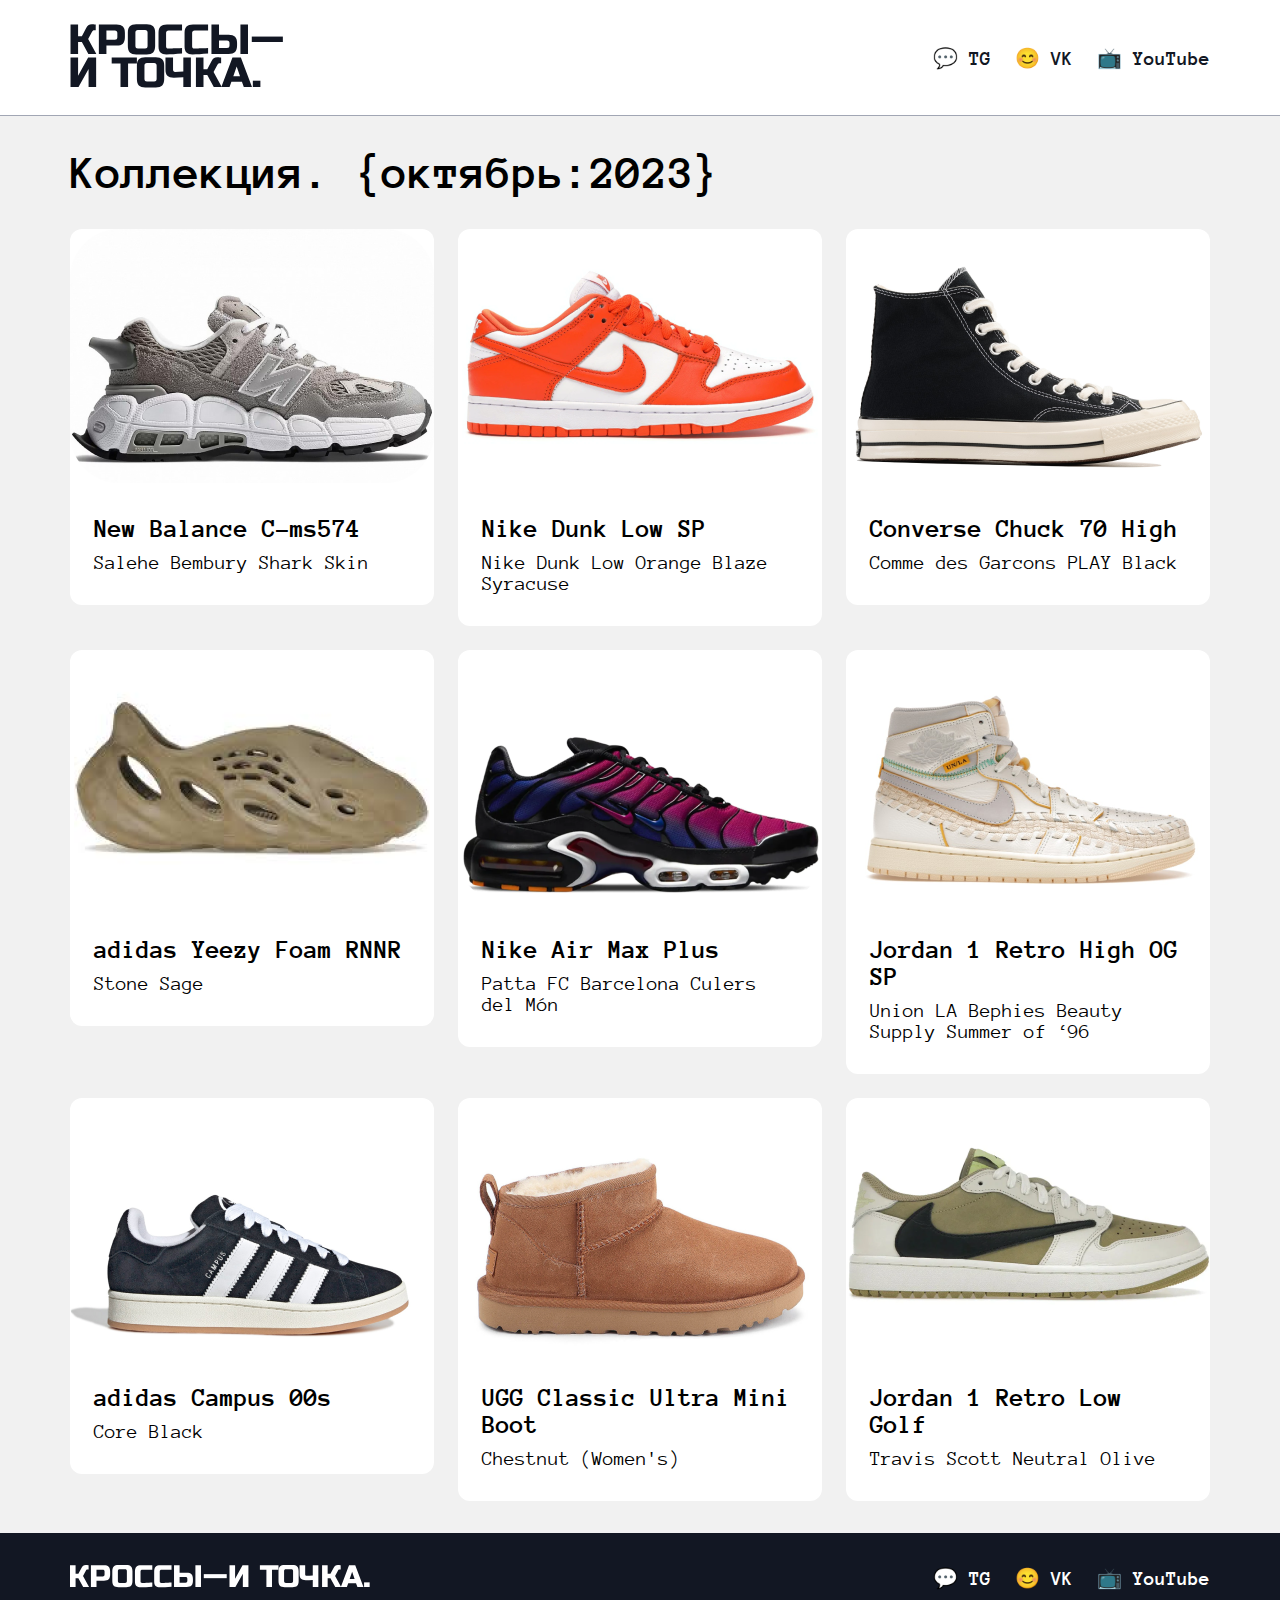
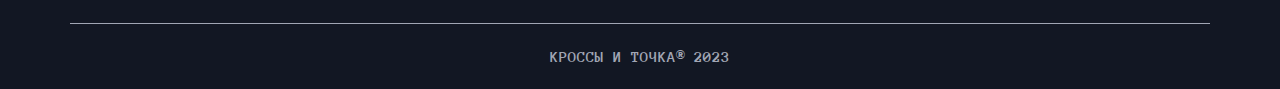
<file: index.html>
<!DOCTYPE html>
<html lang="en">
<head>
    <meta charset="UTF-8">
    <meta name="viewport" content="width=device-width, initial-scale=1.0">
    <title>Кроссы и точка</title>
    <link href="./style.css" rel="stylesheet" />
</head>
<body>
    <main>
        <header>
            <div class="header-container">
                <a href="#" class="logo-link">
                    <img alt="Кроссы и точка" src="./images/logo.svg" />
                </a>
                <nav>
                    <ul class="nav-list">
                        <li class="nav-item">
                            <a href="#" class="nav-link">💬 TG</a>
                        </li>
                        <li class="nav-item">
                            <a href="#" class="nav-link">😊 VK</a>
                        </li>
                        <li class="nav-item">
                            <a href="#" class="nav-link">📺 YouTube</a>
                        </li>
                    </ul>
                </nav>
            </div>
        </header>

        <div class="content">
            <h1>Коллекция. {октябрь:2023}</h1>
            <div class="sneakers">
                <a href="cross1.html" class="sneaker">
                    <img alt="New Balance C-ms574" src="./images/1.png" class="sneaker-image" />
                    <div class="sneaker-info">
                        <h3>New Balance C-ms574</h3>
                        <p>Salehe Bembury Shark Skin</p>
                    </div>
                </a>
                <a href="cross2.html" class="sneaker">
                    <img alt="JNike Dunk Low SP" src="./images/2.png" class="sneaker-image" />
                    <div class="sneaker-info">
                        <h3>Nike Dunk Low SP</h3>
                        <p>Nike Dunk Low Orange Blaze Syracuse</p>
                    </div>
                </a>
                <a href="cross3.html" class="sneaker">
                    <img alt="Converse Chuck 70 High" src="./images/3.png" class="sneaker-image" />
                    <div class="sneaker-info">
                        <h3>Converse Chuck 70 High</h3>
                        <p>Comme des Garcons PLAY Black</p>
                    </div>
                </a>
                <a class="sneaker">
                    <img alt="adidas Yeezy Foam RNNR" src="./images/4.png" class="sneaker-image" />
                    <div class="sneaker-info">
                        <h3>adidas Yeezy Foam RNNR</h3>
                        <p>Stone Sage</p>
                    </div>
                </a>
                <a class="sneaker">
                    <img alt="Nike Air Max Plus" src="./images/5.png" class="sneaker-image" />
                    <div class="sneaker-info">
                        <h3>Nike Air Max Plus</h3>
                        <p>Patta FC Barcelona Culers del Món</p>
                    </div>
                </a>
                <a class="sneaker">
                    <img alt="Jordan 1 Retro High OG SP" src="./images/6.png" class="sneaker-image" />
                    <div class="sneaker-info">
                        <h3>Jordan 1 Retro High OG SP</h3>
                        <p>Union LA Bephies Beauty Supply Summer of ‘96</p>
                    </div>
                </a>
                <a class="sneaker">
                    <img alt="adidas Campus 00s" src="./images/7.png" class="sneaker-image" />
                    <div class="sneaker-info">
                        <h3>adidas Campus 00s</h3>
                        <p>Core Black</p>
                    </div>
                </a>
                <a class="sneaker">
                    <img alt="UGG Classic Ultra Mini Boot" src="./images/8.png" class="sneaker-image" />
                    <div class="sneaker-info">
                        <h3>UGG Classic Ultra Mini Boot</h3>
                        <p>Chestnut (Women's)</p>
                    </div>
                </a>
                <a class="sneaker">
                    <img alt="Jordan 1 Retro Low Golf" src="./images/9.png" class="sneaker-image" />
                    <div class="sneaker-info">
                        <h3>Jordan 1 Retro Low Golf</h3>
                        <p>Travis Scott Neutral Olive</p>
                    </div>
                </a>
            </div>
        </div>

        <footer>
            <div class="footer-content">
                <a class="footer__logo-link" href="#">
                    <img alt="Кроссы и точка" src="./images/logo_footer.svg" class="footer__logo-image" />
                </a>
                <nav>
                    <ul class="nav-list">
                        <li class="nav-item">
                            <a href="#" class="nav-link">💬 TG</a>
                        </li>
                        <li class="nav-item">
                            <a href="#" class="nav-link">😊 VK</a>
                        </li>
                        <li class="nav-item">
                            <a href="#" class="nav-link">📺 YouTube</a>
                        </li>
                    </ul>
                </nav>
            </div>
            <div class="copyright">
                <p class="copyright-text">КРОССЫ И ТОЧКА® 2023</p>
            </div>
        </footer>
    </main> 
</body>
</html>
</file>
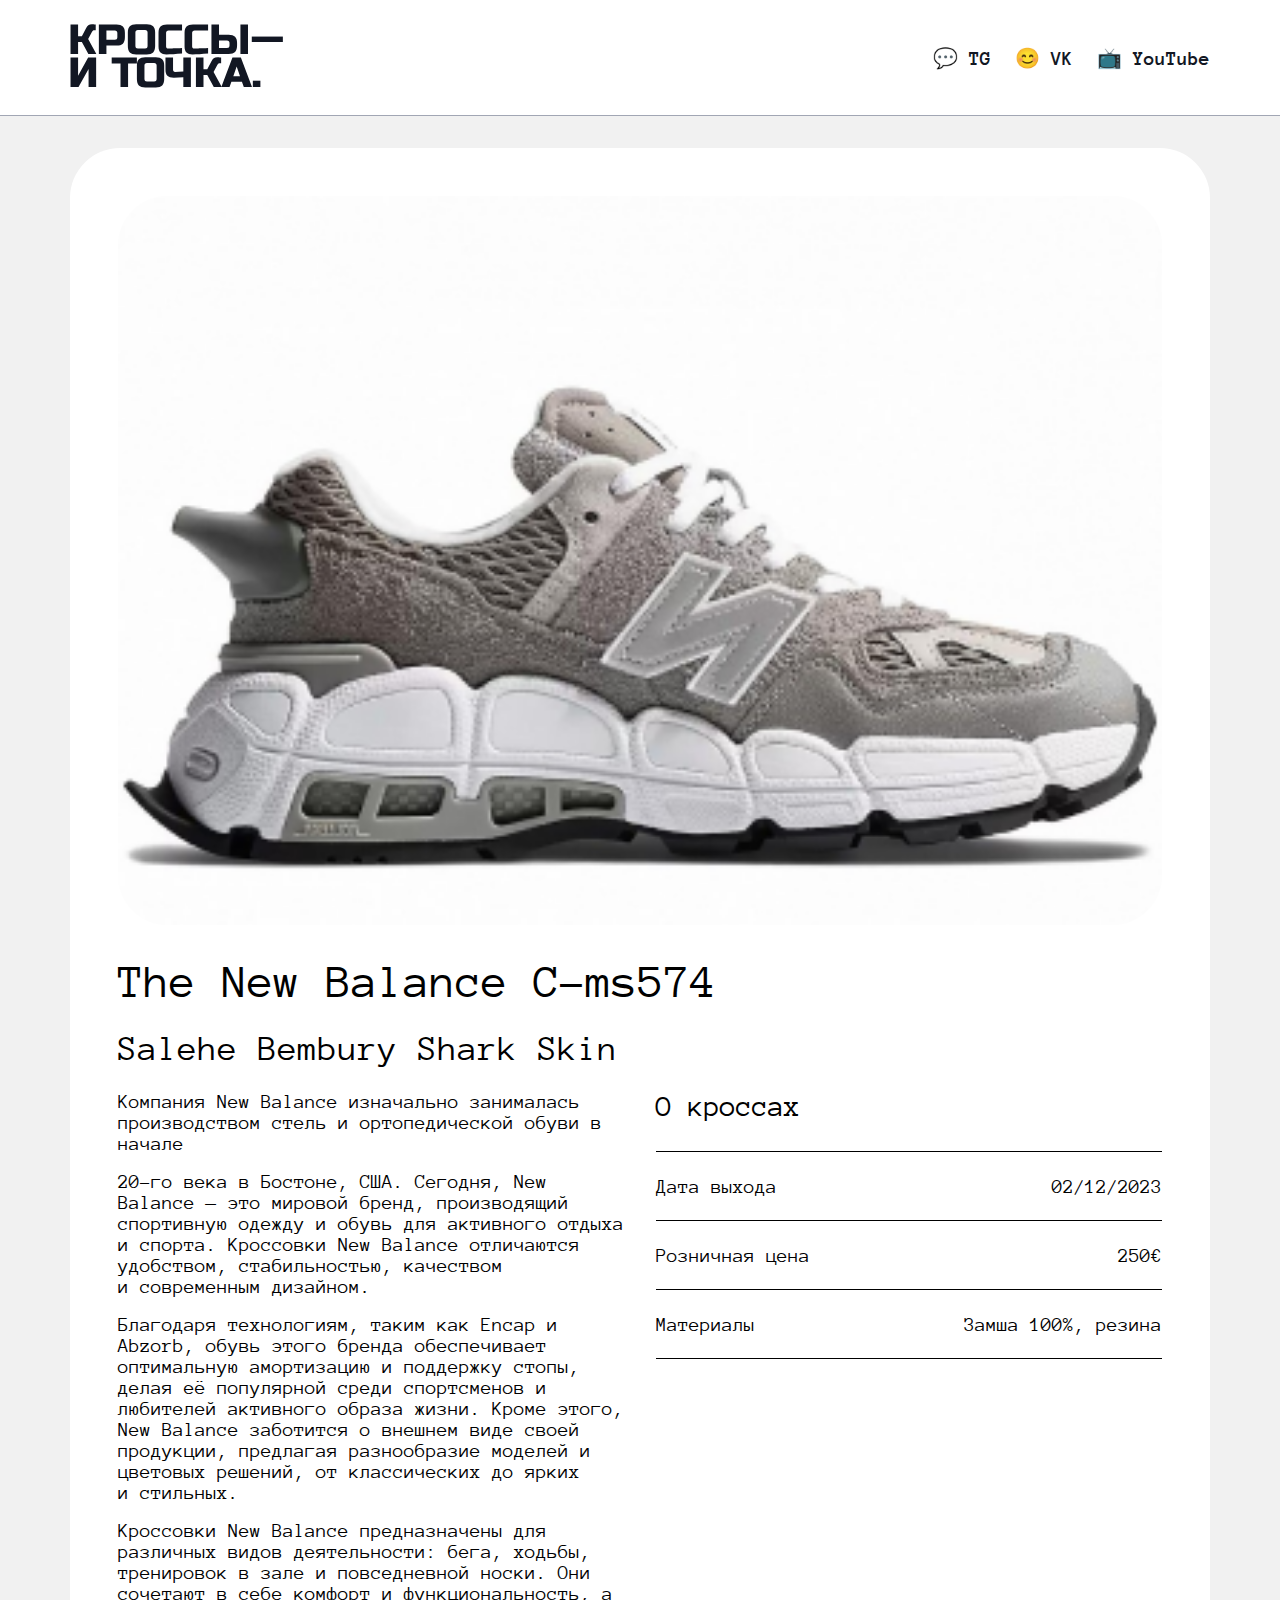
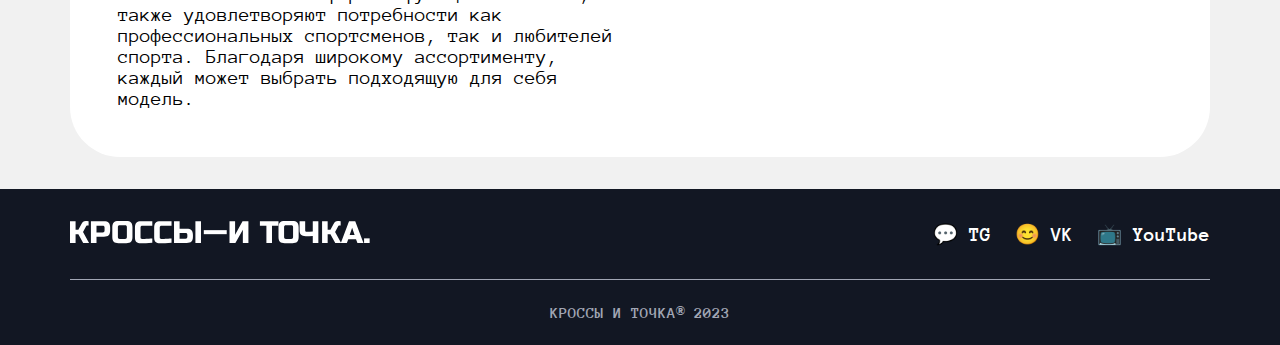
<file: cross1.html>
<!DOCTYPE html>
<html lang="en">
<head>
    <meta charset="UTF-8">
    <meta name="viewport" content="width=device-width, initial-scale=1.0">
    <title>The New Balance C-ms574</title>
    <link rel="stylesheet" href="style.css">
</head>
<body>
    <main>
        <header>
            <div class="header-container">
                <a href="index.html" class="logo-link">
                    <img alt="Кроссы и точка" src="./images/logo.svg" />
                </a>
                <nav>
                    <ul class="nav-list">
                        <li class="nav-item">
                            <a href="#" class="nav-link">💬 TG</a>
                        </li>
                        <li class="nav-item">
                            <a href="#" class="nav-link">😊 VK</a>
                        </li>
                        <li class="nav-item">
                            <a href="#" class="nav-link">📺 YouTube</a>
                        </li>
                    </ul>
                </nav>
            </div>
        </header>
        <div class="content_for_one">
            <div class="sneaker_one">
                <img alt="The New Balance C-ms574" src="./images/1.png" class="sneaker-image" />
                <div class="sneaker-info_for_one">
                    <h1 id="h1">The New Balance C-ms574</h1>
                    <h2 id="h2">Salehe Bembury Shark Skin</h2>
                    <div class="info">
                        <div class="text">
                            <p class = "p">
                                Компания New Balance изначально занималась производством стель и ортопедической обуви в начале
                            </p>
                            <br>
                            <p class = "p">
                                20-го века в Бостоне, США. Сегодня, New Balance — это мировой бренд, производящий спортивную одежду и обувь для активного отдыха и спорта. Кроссовки New Balance отличаются удобством, стабильностью, качеством и современным дизайном.
                            </p>
                            <br>
                            <p class = "p">
                                Благодаря технологиям, таким как Encap и Abzorb, обувь этого бренда обеспечивает оптимальную амортизацию и поддержку стопы, делая её популярной среди спортсменов и любителей активного образа жизни. Кроме этого, New Balance заботится о внешнем виде своей продукции, предлагая разнообразие моделей и цветовых решений, от классических до ярких и стильных.
                            </p>
                            <br>
                            <p class = "p">
                                Кроссовки New Balance предназначены для различных видов деятельности: бега, ходьбы, тренировок в зале и повседневной носки. Они сочетают в себе комфорт и функциональность, а также удовлетворяют потребности как профессиональных спортсменов, так и любителей спорта. Благодаря широкому ассортименту, каждый может выбрать подходящую для себя модель.
                            </p>
                        </div>
                        <div class="about">
                            <p id="about">О кроссах</p>
                            <div class="data">
                                <p>Дата выхода</p>
                                <p>02/12/2023</p>
                            </div>
                            <div class="buy">
                                <p>Розничная цена</p>
                                <p>250€</p>
                            </div>
                            <div class="materials">
                                <p>Материалы</p>
                                <p>Замша 100%, резина</p>
                            </div>
                        </div>
                    </div>
                </div>
            </div>
        </div>
        <footer>
            <div class="footer-content">
                <a class="footer__logo-link" href="#">
                    <img alt="Кроссы и точка" src="./images/logo_footer.svg" class="footer__logo-image" />
                </a>
                <nav>
                    <ul class="nav-list">
                        <li class="nav-item">
                            <a href="#" class="nav-link">💬 TG</a>
                        </li>
                        <li class="nav-item">
                            <a href="#" class="nav-link">😊 VK</a>
                        </li>
                        <li class="nav-item">
                            <a href="#" class="nav-link">📺 YouTube</a>
                        </li>
                    </ul>
                </nav>
            </div>
            <div class="copyright">
                <p class="copyright-text">КРОССЫ И ТОЧКА® 2023</p>
            </div>
        </footer>
    </main>
</body>
</html>
</file>
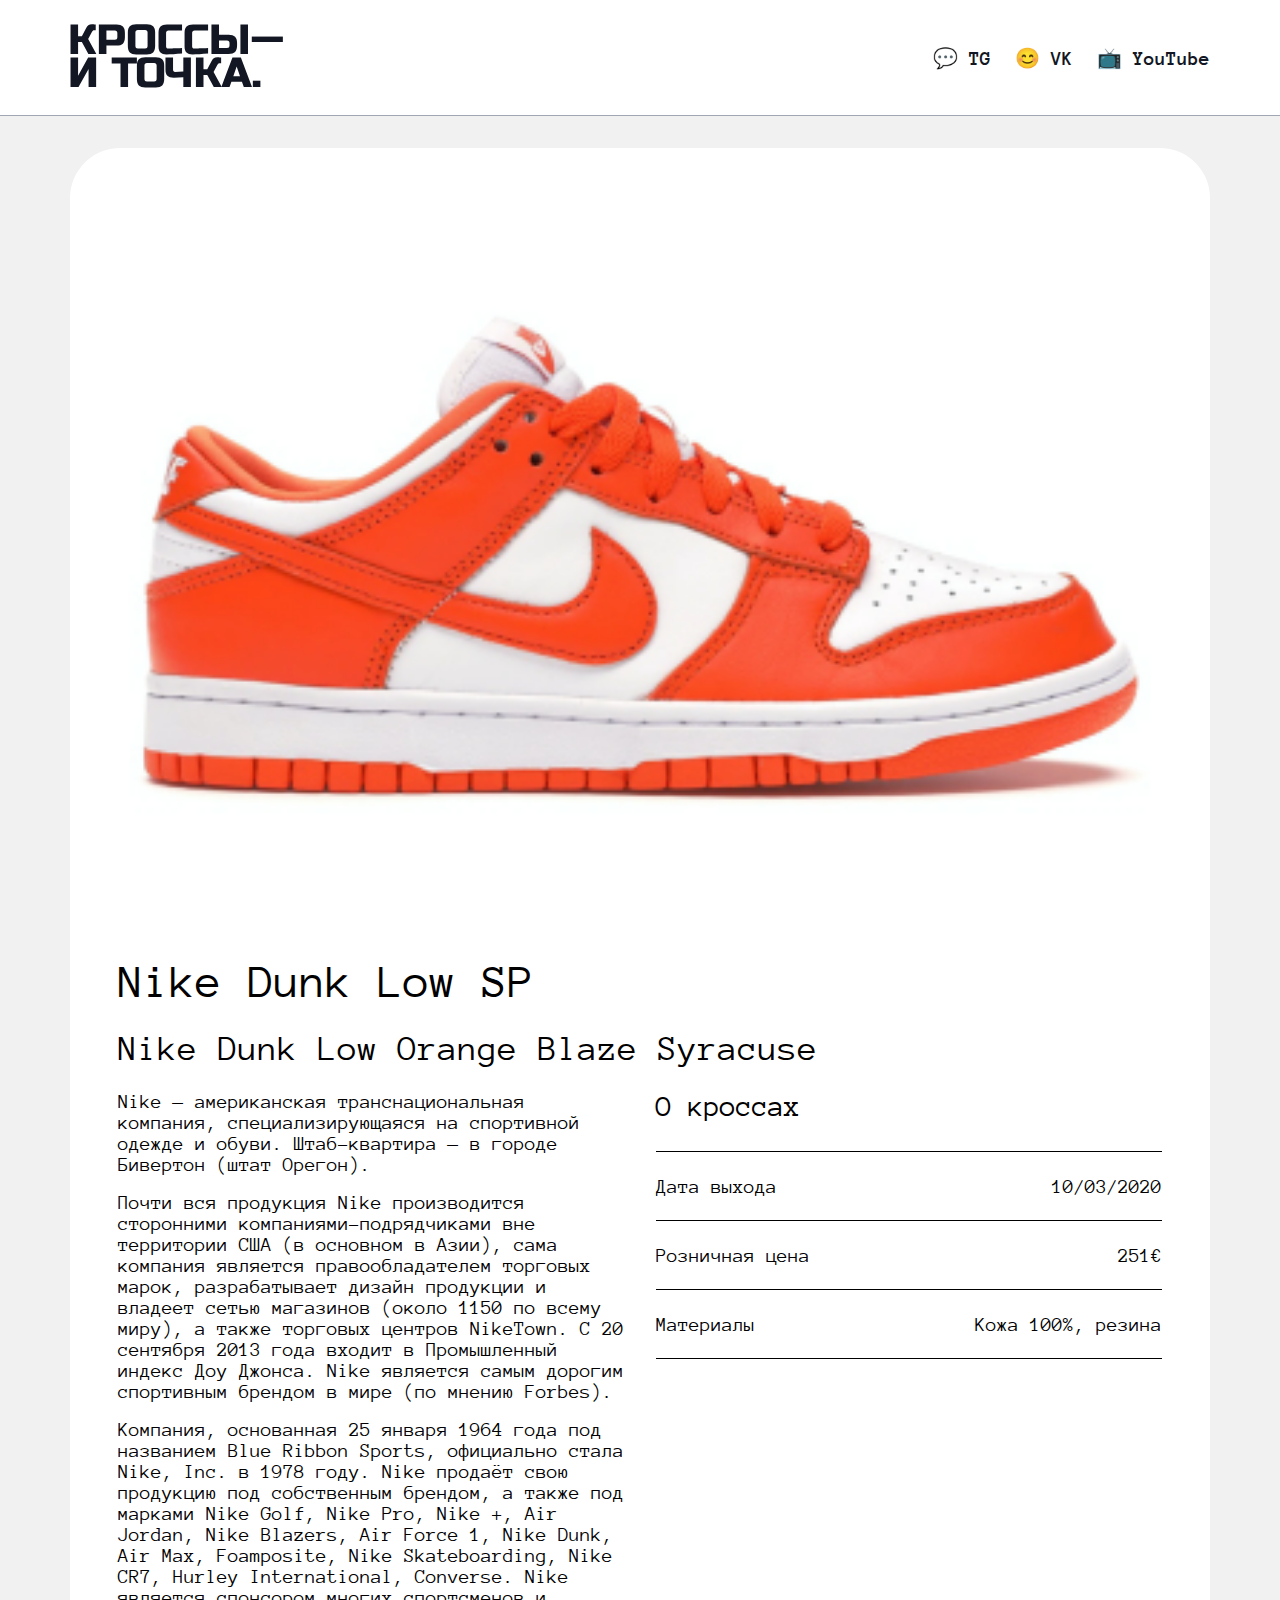
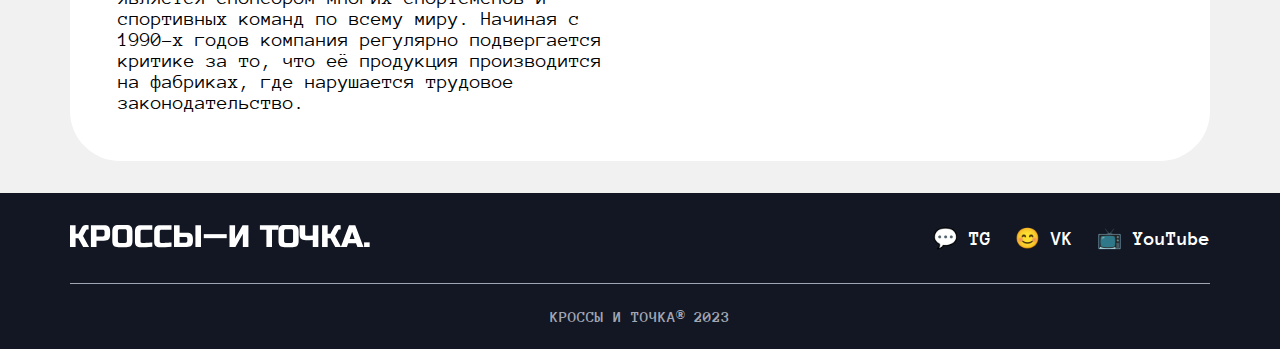
<file: cross2.html>
<!DOCTYPE html>
<html lang="en">
<head>
    <meta charset="UTF-8">
    <meta name="viewport" content="width=device-width, initial-scale=1.0">
    <title>Nike Dunk Low SP</title>
    <link rel="stylesheet" href="style.css">
</head>
<body>
    <main>
        <header>
            <div class="header-container">
                <a href="index.html" class="logo-link">
                    <img alt="Кроссы и точка" src="./images/logo.svg" />
                </a>
                <nav>
                    <ul class="nav-list">
                        <li class="nav-item">
                            <a href="#" class="nav-link">💬 TG</a>
                        </li>
                        <li class="nav-item">
                            <a href="#" class="nav-link">😊 VK</a>
                        </li>
                        <li class="nav-item">
                            <a href="#" class="nav-link">📺 YouTube</a>
                        </li>
                    </ul>
                </nav>
            </div>
        </header>
        <div class="content_for_one">
            <div class="sneaker_one">
                <img alt="Nike Dunk Low SP" src="./images/2.png" class="sneaker-image" />
                <div class="sneaker-info_for_one">
                    <h1 id="h1">Nike Dunk Low SP</h1>
                    <h2 id="h2">Nike Dunk Low Orange Blaze Syracuse</h2>
                    <div class="info">
                        <div class="text">
                            <p class = "p">
                                Nike — американская транснациональная компания, специализирующаяся на спортивной одежде и обуви. Штаб-квартира — в городе Бивертон (штат Орегон).
                            </p>

                            <br>

                            <p class = "p">
                                Почти вся продукция Nike производится сторонними компаниями-подрядчиками вне территории США (в основном в Азии), сама компания является правообладателем торговых марок, разрабатывает дизайн продукции и владеет сетью магазинов (около 1150 по всему миру), а также торговых центров NikeTown. С 20 сентября 2013 года входит в Промышленный индекс Доу Джонса. Nike является самым дорогим спортивным брендом в мире (по мнению Forbes).
                            </p>

                            <br>

                            <p class = "p">
                                Компания, основанная 25 января 1964 года под названием Blue Ribbon Sports, официально стала Nike, Inc. в 1978 году. Nike продаёт свою продукцию под собственным брендом, а также под марками Nike Golf, Nike Pro, Nike +, Air Jordan, Nike Blazers, Air Force 1, Nike Dunk, Air Max, Foamposite, Nike Skateboarding, Nike CR7, Hurley International, Converse. Nike является спонсором многих спортсменов и спортивных команд по всему миру. Начиная с 1990-х годов компания регулярно подвергается критике за то, что её продукция производится на фабриках, где нарушается трудовое законодательство.
                            </p>
                        </div>
                        <div class="about">
                            <p id="about">О кроссах</p>
                            <div class="data">
                                <p>Дата выхода</p>
                                <p>10/03/2020</p>
                            </div>
                            <div class="buy">
                                <p>Розничная цена</p>
                                <p>251€</p>
                            </div>
                            <div class="materials">
                                <p>Материалы</p>
                                <p>Кожа 100%, резина</p>
                            </div>
                        </div>
                    </div>
                </div>
            </div>
        </div>
        <footer>
            <div class="footer-content">
                <a class="footer__logo-link" href="#">
                    <img alt="Кроссы и точка" src="./images/logo_footer.svg" class="footer__logo-image" />
                </a>
                <nav>
                    <ul class="nav-list">
                        <li class="nav-item">
                            <a href="#" class="nav-link">💬 TG</a>
                        </li>
                        <li class="nav-item">
                            <a href="#" class="nav-link">😊 VK</a>
                        </li>
                        <li class="nav-item">
                            <a href="#" class="nav-link">📺 YouTube</a>
                        </li>
                    </ul>
                </nav>
            </div>
            <div class="copyright">
                <p class="copyright-text">КРОССЫ И ТОЧКА® 2023</p>
            </div>
        </footer>
    </main>
</body>
</html>
</file>
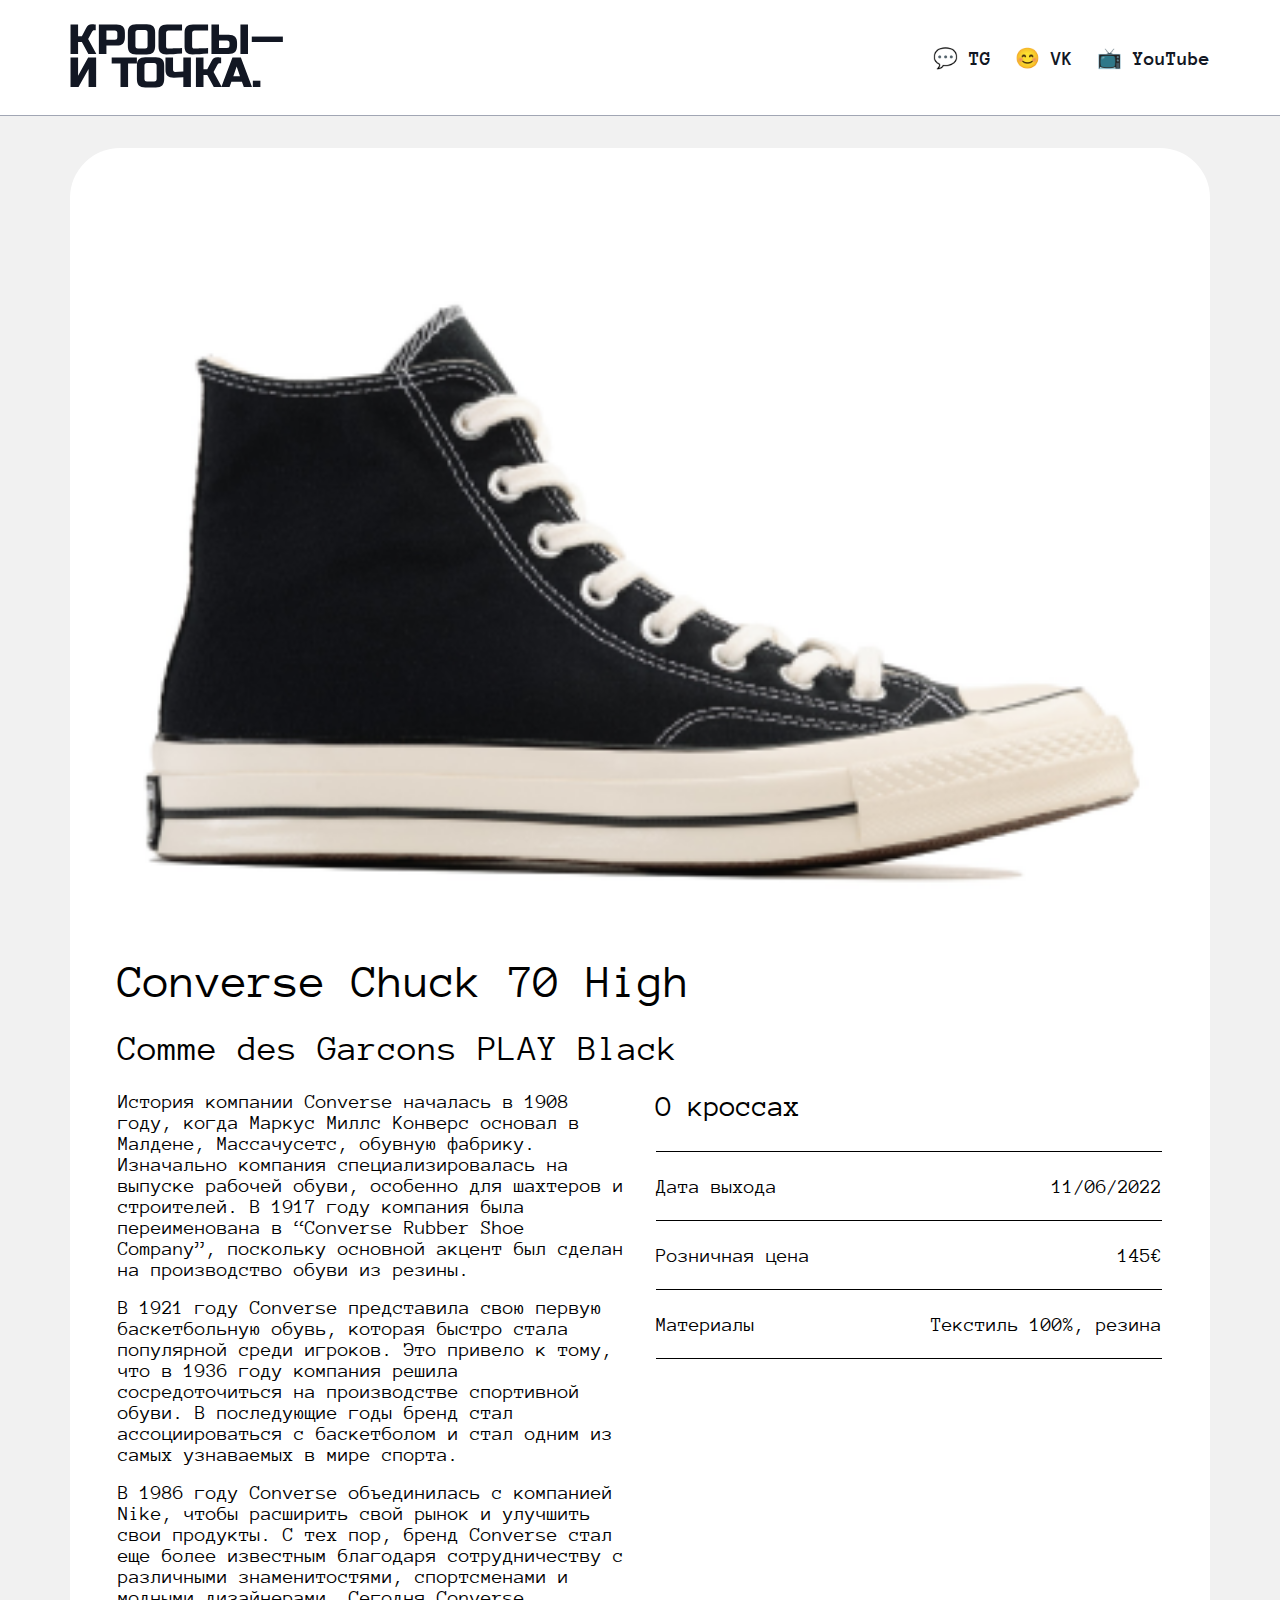
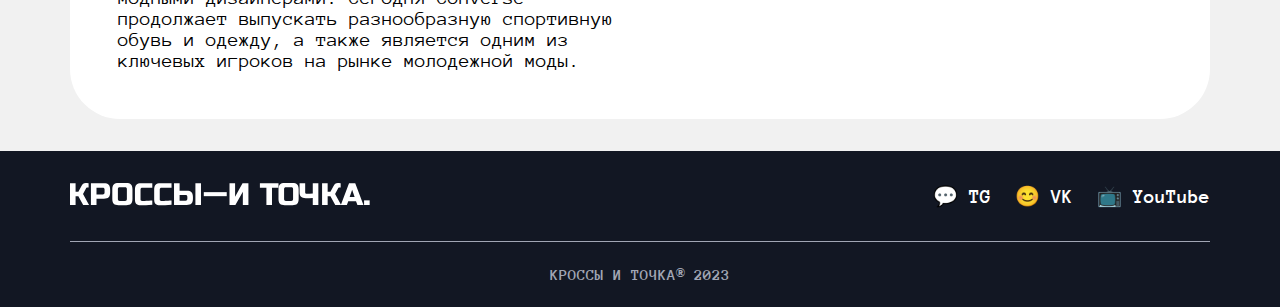
<file: cross3.html>
<!DOCTYPE html>
<html lang="en">
<head>
    <meta charset="UTF-8">
    <meta name="viewport" content="width=device-width, initial-scale=1.0">
    <title>Converse Chuck 70 High</title>
    <link rel="stylesheet" href="style.css">
</head>
<body>
    <main>
        <header>
            <div class="header-container">
                <a href="index.html" class="logo-link">
                    <img alt="Кроссы и точка" src="./images/logo.svg" />
                </a>
                <nav>
                    <ul class="nav-list">
                        <li class="nav-item">
                            <a href="#" class="nav-link">💬 TG</a>
                        </li>
                        <li class="nav-item">
                            <a href="#" class="nav-link">😊 VK</a>
                        </li>
                        <li class="nav-item">
                            <a href="#" class="nav-link">📺 YouTube</a>
                        </li>
                    </ul>
                </nav>
            </div>
        </header>
        <div class="content_for_one">
            <div class="sneaker_one">
                <img alt="Converse Chuck 70 High" src="./images/3.png" class="sneaker-image" />
                <div class="sneaker-info_for_one">
                    <h1 id="h1">Converse Chuck 70 High</h1>
                    <h2 id="h2">Comme des Garcons PLAY Black</h2>
                    <div class="info">
                        <div class="text">
                            <p class = "p">
                                История компании Converse началась в 1908 году, когда Маркус Миллс Конверс основал в Малдене, Массачусетс, обувную фабрику. Изначально компания специализировалась на выпуске рабочей обуви, особенно для шахтеров и строителей. В 1917 году компания была переименована в “Converse Rubber Shoe Company”, поскольку основной акцент был сделан на производство обуви из резины.
                            </p>
                            <br>
                            <p class = "p">
                                В 1921 году Converse представила свою первую баскетбольную обувь, которая быстро стала популярной среди игроков. Это привело к тому, что в 1936 году компания решила сосредоточиться на производстве спортивной обуви. В последующие годы бренд стал ассоциироваться с баскетболом и стал одним из самых узнаваемых в мире спорта.
                            </p>
                            <br>
                            <p class = "p">
                                В 1986 году Converse объединилась с компанией Nike, чтобы расширить свой рынок и улучшить свои продукты. С тех пор, бренд Converse стал еще более известным благодаря сотрудничеству с различными знаменитостями, спортсменами и модными дизайнерами. Сегодня Converse продолжает выпускать разнообразную спортивную обувь и одежду, а также является одним из ключевых игроков на рынке молодежной моды.
                            </p>
                        </div>
                        <div class="about">
                            <p id="about">О кроссах</p>
                            <div class="data">
                                <p>Дата выхода</p>
                                <p>11/06/2022</p>
                            </div>
                            <div class="buy">
                                <p>Розничная цена</p>
                                <p>145€</p>
                            </div>
                            <div class="materials">
                                <p>Материалы</p>
                                <p>Текстиль 100%, резина</p>
                            </div>
                        </div>
                    </div>
                </div>
            </div>
        </div>
        <footer>
            <div class="footer-content">
                <a class="footer__logo-link" href="#">
                    <img alt="Кроссы и точка" src="./images/logo_footer.svg" class="footer__logo-image" />
                </a>
                <nav>
                    <ul class="nav-list">
                        <li class="nav-item">
                            <a href="#" class="nav-link">💬 TG</a>
                        </li>
                        <li class="nav-item">
                            <a href="#" class="nav-link">😊 VK</a>
                        </li>
                        <li class="nav-item">
                            <a href="#" class="nav-link">📺 YouTube</a>
                        </li>
                    </ul>
                </nav>
            </div>
            <div class="copyright">
                <p class="copyright-text">КРОССЫ И ТОЧКА® 2023</p>
            </div>
        </footer>
    </main>
</body>
</html>
</file>
<file: style.css>
/* подключение локальный шрифтов на страницу */
@font-face {
    font-family: "Anonymous Pro";
    src: url(fonts/AnonymousPro-Regular.ttf);
    font-weight: 400;
    font-style: normal;
    display: swap;
}

@font-face {
    font-family: "Anonymous Pro";
    src: url(fonts/AnonymousPro-Bold.ttf);
    font-weight: 700;
    font-style: normal;
    display: swap;
}

* {
    box-sizing: border-box;
}

/* сброс стилей по умолчанию */
body,h1,h2,h3,p,ul,li {
    margin: 0;
}
ul {
    list-style: none;
    padding: 0;
}
a {
    text-decoration: none;
    color: black;
}

/* задание шрифта всей странице */
body {
    font-family: "Anonymous Pro", sans-serif;
}

/* стили для главного контейнера */
main {
    display: flex;
    flex-direction: column;
    align-items: center;
    background: #F1F1F1;
}

/* стили для хедера(шапки) сайта */
header {
    display: flex;
    flex-direction: row;
    align-items: center;
    justify-content: center;
    width: 100%;
    border-bottom: 1px solid #A1A6B4;
    background: white;
}

.header-container {
    display: flex;
    justify-content: space-between;
    width: 100%;
    max-width: 1140px;
    margin: 24px 0 24px;
}

.logo-link {
    max-width: 215px;
}

/* стили для ссылок в хедере и футере */
nav {
    display: flex;
}

.nav-list {
    display: flex;
    align-items: center;
    width: 100%;
    gap: 24px;
}

.nav-item {
    display: inline;
}

.nav-link {
    color: #121723;
    font-size: 20px;
    font-weight: 700;
}

/* стили для  */
.content {
    margin: 32px 0;
    max-width: 1140px;
}

h1 {
    font-size: 48px;
}

/* стили для контейнера кроссовок */
.sneakers {
    display: flex;
    flex-wrap: wrap;
    gap: 24px;
    margin: 32px 0 0;
}

/* стили для карточки кроссовок */
.sneaker {
    display: flex;
    flex-direction: column;
    align-items: center;
    max-width: 364px;
    height: 100%;
    border-radius: 12px;
    background: white;
}

.sneaker-image {
    width: 100%;
    border-radius: 50px;
}

.sneaker-info {
    display: flex;
    flex-direction: column;
    align-items: flex-start;
    gap: 10px;
    width: 100%;
    padding: 32px 24px;
}

h3 {
    font-size: 26px;
}

p {
    font-size: 20px;
}

footer {
    width: 100%;
    display: flex;
    flex-direction: column;
    align-items: center;
    background: #121723;
}

/* стили для футера */
.footer-content {
    display: flex;
    justify-content: space-between;
    width: 100%;
    max-width: 1140px;
    margin: 32px 0;
}

.footer__logo-link {
    max-width: 300px;
    width: 100%;
}

footer .nav-link {
    color: white;
}

.copyright {
    display: flex;
    align-items: center;
    justify-content: center;
    width: 100%;
    max-width: 1140px;
    border-top: 1px solid #A1A6B4;
}

.copyright-text {
    color: #A1A6B4;
    font-size: 16px;
    font-weight: 700;
    margin: 24px 0;
}

/*для отдельных станичек*/

.content_for_one{
    max-width: 1140px;
    height: 100%;
    padding: 48px;
    background-color: white;
    border-radius: 50px;    
    margin: 32px 0;
}
.sneaker_one{
    display: flex;
    flex-direction: column;
    gap: 32px;
    height: auto;
}

.text, .about{
    width: 506px;
}

.info{
    display: flex;
    width: 1044px;
    justify-content: space-between;
}

.data, .buy, .materials{
    display: flex;
    justify-content: space-between;
    border-bottom: solid 1px black;
    height: 45px;
    font-size: 20px;
}

#about{
    border-bottom: solid 1px black;
    height: 61px;
    font-size: 30px;
}

.about{
    gap: 24px;
    display: flex;
    flex-direction: column;
}

.sneaker-info_for_one{
    display: flex;
    flex-direction: column;
    gap: 24px;
}


#h2{
    font-size: 36px;
    font-weight: 400;
}

#h1{
    font-weight: 400;
}

@media (max-width: 376px) {
    body{
        width: 375px;
    }

    .h2{
        font-size: 32px;
    }

    .header-container{
        flex-direction: column;
        gap: 24px;
        height: auto;
        align-items: center;

    }

    .content{
        max-width: 343px;
        height: auto;
    }

    .content_for_one{
        margin: 32px 16px;
        max-width: 343px;
        padding: 24px;
        border-radius: 12px;
    }

    .sneaker_one{
        padding: 0px, 16px;
        max-width: 343px;
        height: auto;
    }

    .info{
        flex-direction: column;
        gap: 24px;
        width: 295px;
        height: auto;
        max-width: 343px;
    }

    #h2{
        font-size: 20px;
    }

    #h1{
        font-size: 32px;
    }
    .footer-content{
        flex-direction: column;
        gap: 24px;
        height: auto;
        align-items: center;
    }

    .about, .text{
        max-width: 295px;
    }

    p{
        font-size: 16px;
    }
  }
</file>
